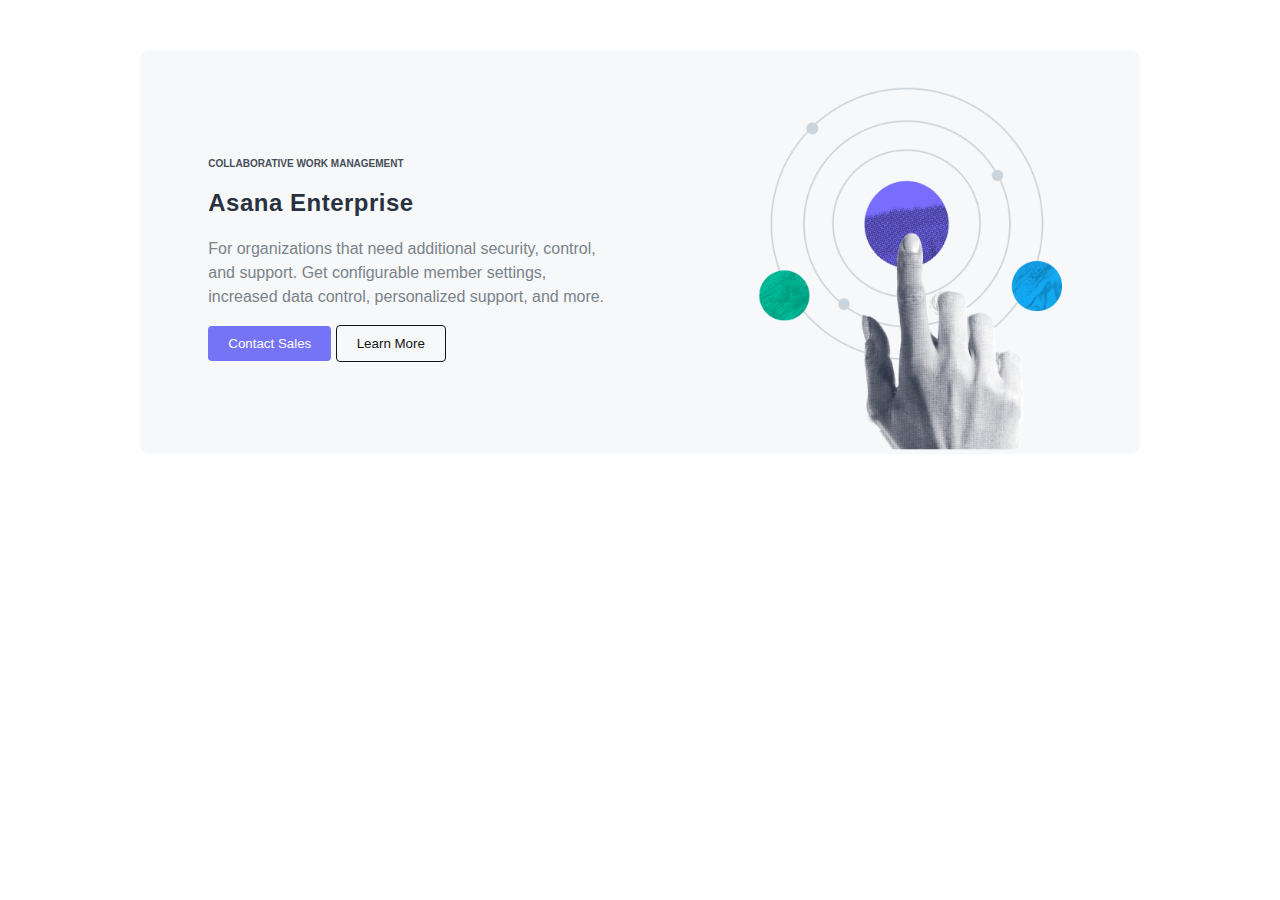
<file: Exam/01. Enterprise/index.html>
<!DOCTYPE html>
<html lang="en">
<head>
    <meta charset="UTF-8">
    <meta http-equiv="X-UA-Compatible" content="IE=edge">
    <meta name="viewport" content="width=device-width, initial-scale=1.0">
    <link rel="stylesheet" href="style.css">
    <title>Enterprise</title>
</head>
<body>
    <main>
        <section class="enterprise-content">
            <h5 class="enterprise-content-subtitle">COLLABORATIVE WORK MANAGEMENT</h5>
            <h2 class="enterprise-content-title">Asana Enterprise</h2>
            <p class="enterprise-content-text">For organizations that need additional security, control, and support. Get configurable member settings, increased data control, personalized support, and more.
            </p>
            <article class="enterprise-content-cta">
                <button class="enterprise-content-cta-active">Contact Sales</button>
                <button class="enterprise-content-cta-inactive">Learn More</button>
            </article>
        </section>
        <section class="enterprise-img">
            <img src="./images/img.png" alt="Enterprise image">
        </section>
    </main>
</body>
</html>
</file>
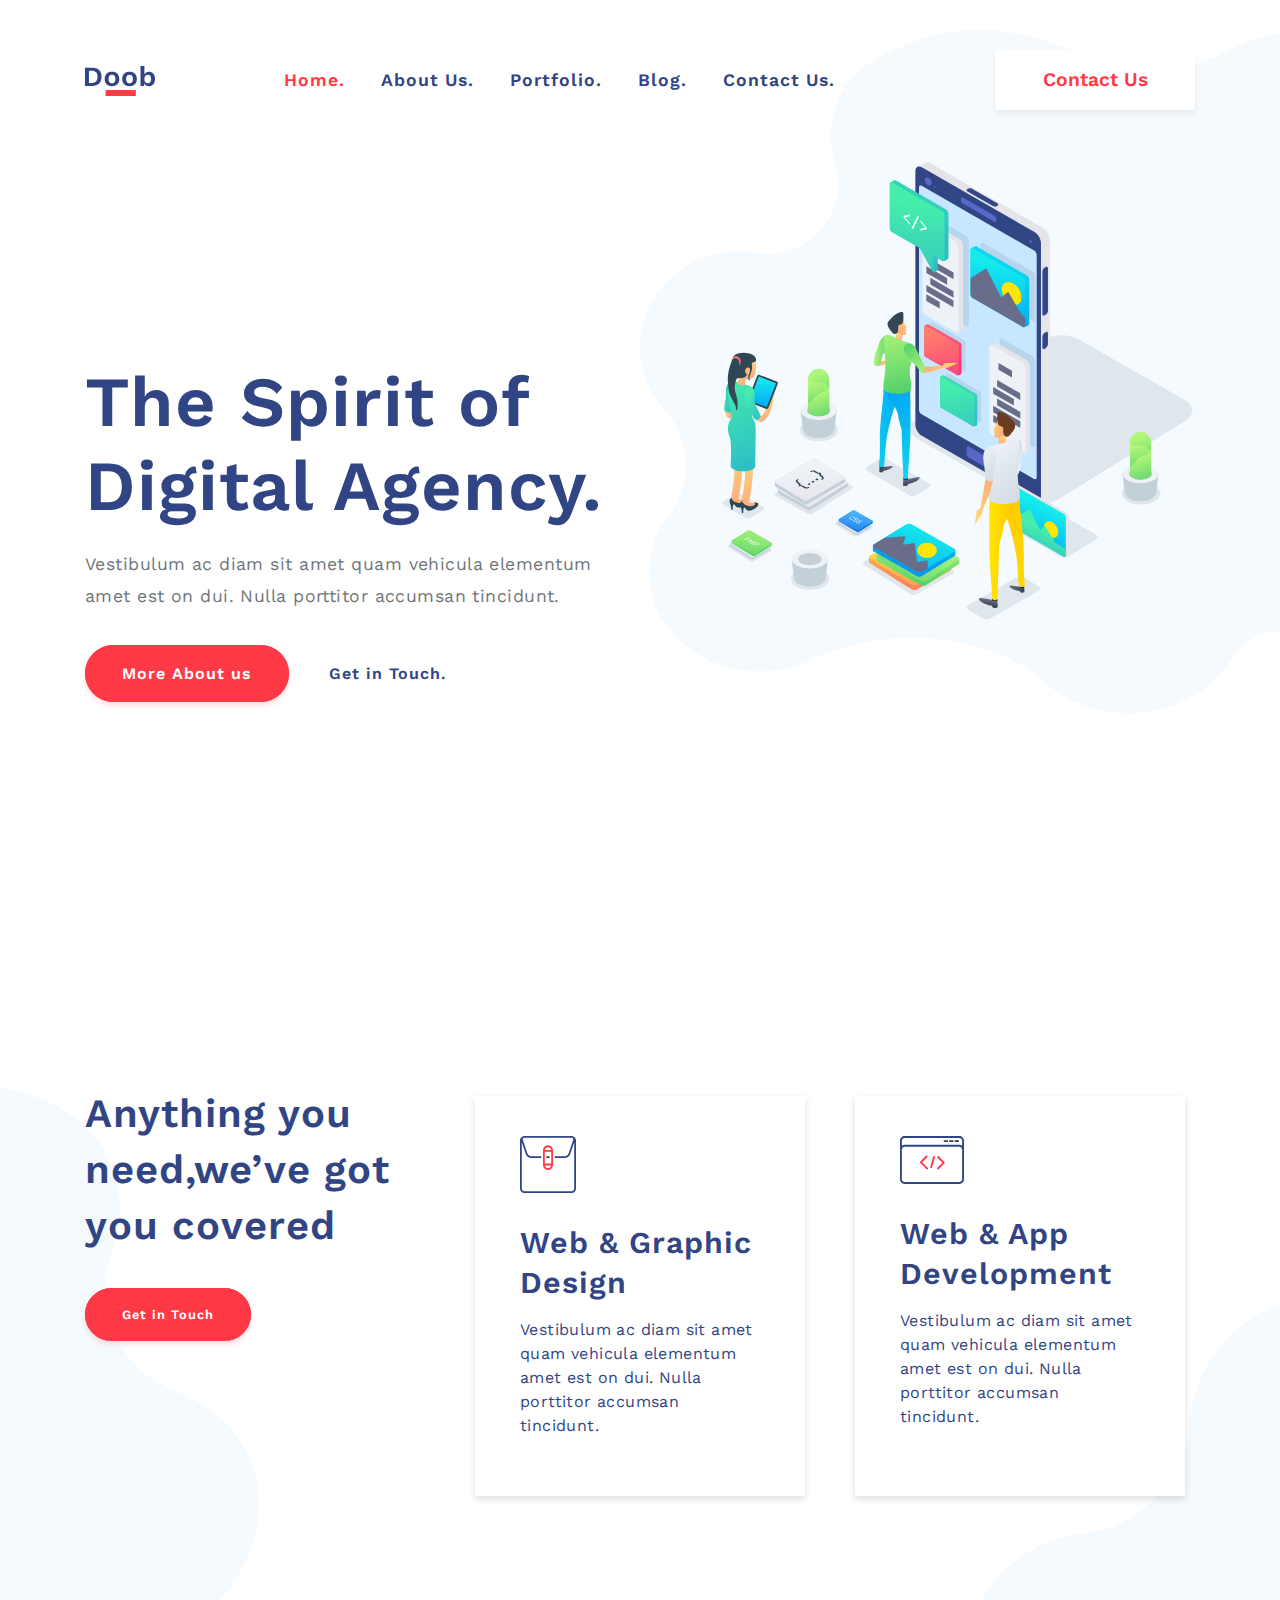
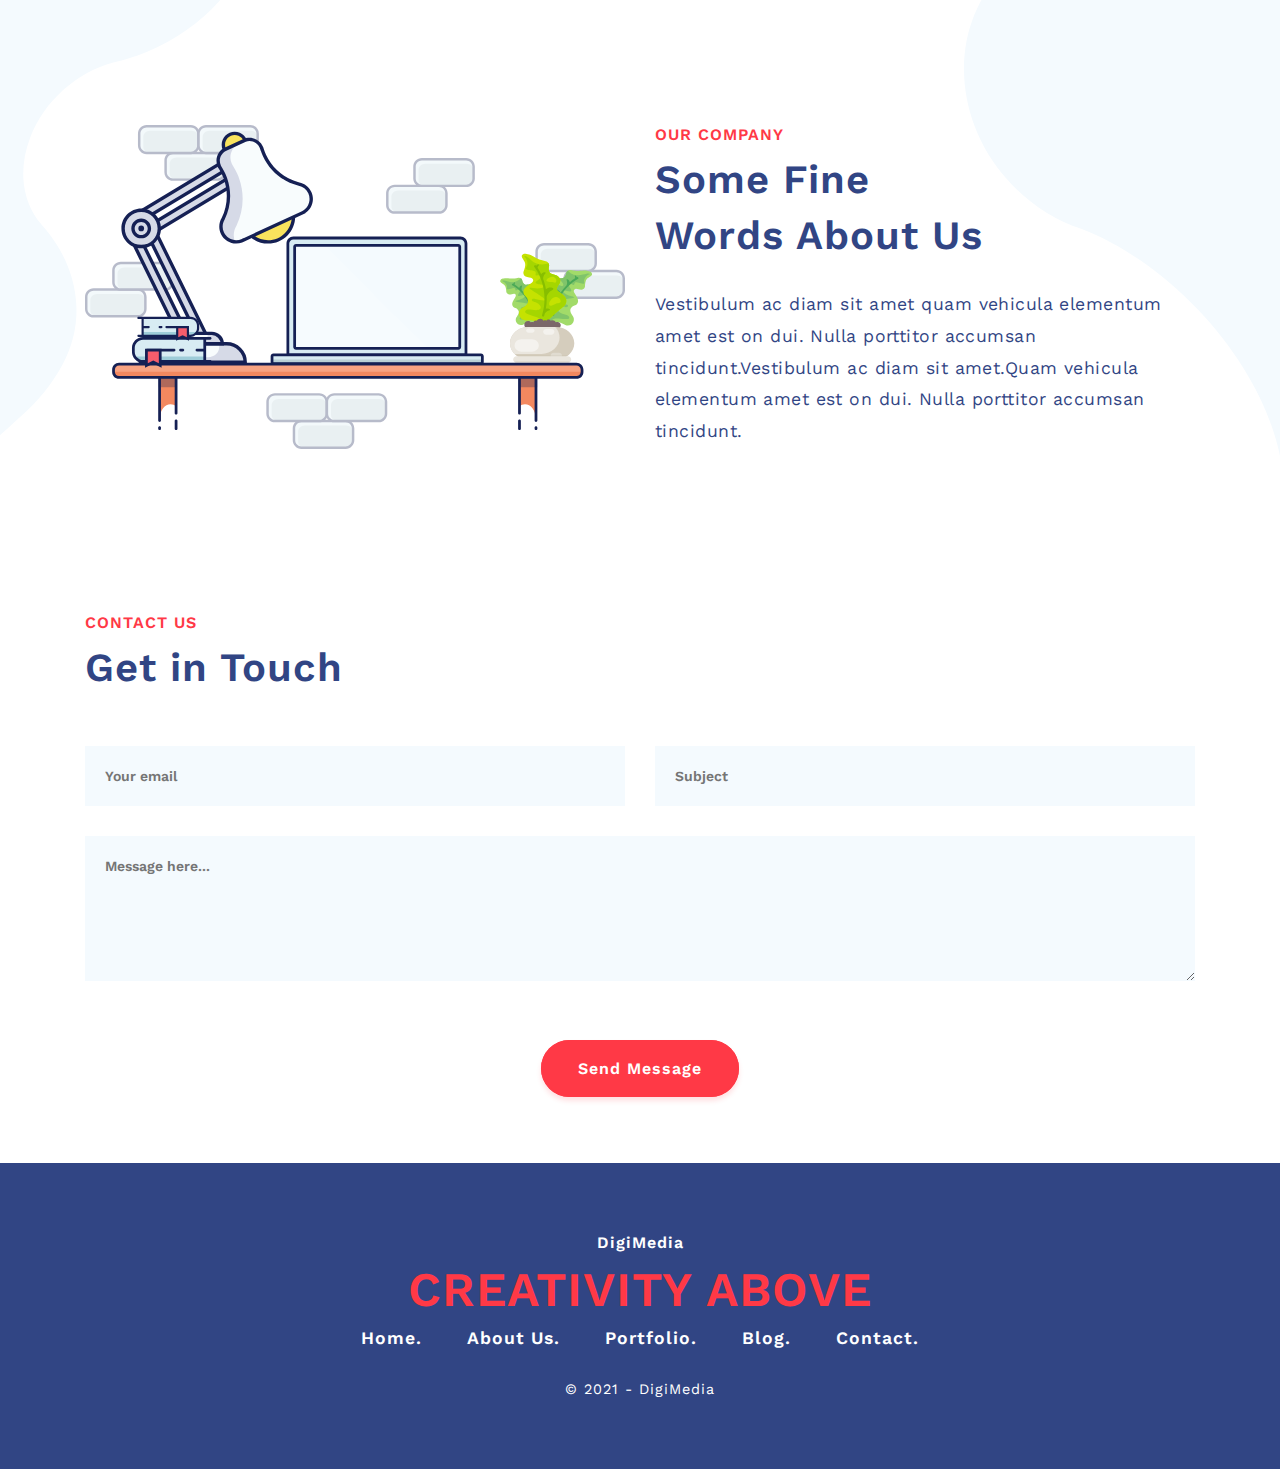
<file: Exam/02. DigiMedia/index.html>
<!DOCTYPE html>
<html lang="en">
  <head>
    <meta http-equiv="content-type" content="text/html; charset=utf-8" />
    <meta name="viewport" content="width=device-width, initial-scale=1.0" />
    <link rel="icon" type="image/png" href="images/favicon.png" />
    <link
      href="https://fonts.googleapis.com/css?family=Work+Sans:400,600&display=swap"
      rel="stylesheet"
    />
    <link rel="stylesheet" href="css/icofont.min.css" />
    <link href="css/bootstrap.min.css" rel="stylesheet" />
    <link href="css/main.css" rel="stylesheet" />
    <link href="css/responsive.css" rel="stylesheet" />
    <title>DigiMedia</title>
  </head>
  <body>
    <header id="home">
      <section class="container">
        <nav class="navbar navbar-expand-lg navbar-light">
          <a class="navbar-brand" href="#"><img src="images/logo.svg" /></a>
          <div class="collapse navbar-collapse" id="navbarSupportedContent">
            <ul class="navbar-nav mr-auto">
              <li class="nav-item active">
                <a class="nav-link" href="#home"
                  >Home.<span class="sr-only">(current)</span></a
                >
              </li>
              <li class="nav-item">
                <a class="nav-link" href="#about-us">About Us.</a>
              </li>
              <li class="nav-item">
                <a class="nav-link" href="#portfolio">Portfolio.</a>
              </li>
              <li class="nav-item">
                <a class="nav-link" href="#blog">Blog.</a>
              </li>
              <li class="nav-item">
                <a class="nav-link" href="#contact-us">Contact Us.</a>
              </li>
            </ul>
            <form
              href="#contact-us"
              class="contact-btn form-inline my-2 my-lg-0"
            >
              <button>Contact Us</button>
            </form>
          </div>
        </nav>
      </section>
      <section class="container-fluid hero">
        <img src="images/hero.svg" />
        <article class="container">
          <h1>The Spirit of<br />Digital Agency.</h1>
          <p>
            Vestibulum ac diam sit amet quam vehicula elementum<br />
            amet est on dui. Nulla porttitor accumsan tincidunt.
          </p>
          <article class="hero-btns">
            <a href="#about-us">More About us</a>
            <a href="#contact-us">Get in Touch.</a>
          </article>
        </article>
      </section>
    </header>
    <section id="about-us" class="services">
      <div class="container-fluid">
        <div class="side-img">
          <img src="images/aside.svg" />
        </div>
        <div class="side2-img">
          <img src="images/aside2.svg" />
        </div>
        <div class="container">
          <div class="row">
            <div class="col-12 col-sm-12 col-lg-4 service-txt">
              <h2>Anything you need,we’ve got you covered</h2>
              <div class="hero-btns service-btn">
                <a href="#contact-us">Get in Touch</a>
              </div>
            </div>
            <div class="col-12 col-sm-6 col-lg-4">
              <div class="service-box">
                <img src="images/service-icon1.svg" />
                <h3>Web & Graphic<br />Design</h3>
                <p>
                  Vestibulum ac diam sit amet quam vehicula elementum amet est
                  on dui. Nulla porttitor accumsan tincidunt.
                </p>
              </div>
            </div>
            <div class="col-12 col-sm-6 col-lg-4">
              <div class="service-box">
                <img src="images/service-icon2.svg" />
                <h3>Web & App <br />Development</h3>
                <p>
                  Vestibulum ac diam sit amet quam vehicula elementum amet est
                  on dui. Nulla porttitor accumsan tincidunt.
                </p>
              </div>
            </div>
          </div>
        </div>
      </div>
    </section>
    <section class="about">
      <div class="container">
        <div class="row">
          <div class="col-12 col-sm-12 col-lg-6">
            <img src="images/aboutimg.svg" />
          </div>
          <div class="col-12 col-sm-12 col-lg-6">
            <h5>OUR COMPANY</h5>
            <h2>Some Fine<br />Words About Us</h2>
            <p>
              Vestibulum ac diam sit amet quam vehicula elementum amet est on
              dui. Nulla porttitor accumsan tincidunt.Vestibulum ac diam sit
              amet.Quam vehicula elementum amet est on dui. Nulla porttitor
              accumsan tincidunt.
            </p>
          </div>
        </div>
      </div>
    </section>
    <section id="contact-us" class="contact">
      <div class="container">
        <div class="row">
          <div class="col-12">
            <h5>CONTACT US</h5>
            <h2>Get in Touch</h2>
          </div>
        </div>
        <div class="row">
          <div class="col-12 col-lg-6 email">
            <input placeholder="Your email" type="email" id="email" />
          </div>
          <div class="col-12 col-lg-6 email">
            <input placeholder="Subject" type="subject" id="subject" />
          </div>
        </div>
        <div class="row">
          <div class="col-12 message">
            <textarea
              id="message"
              name="message"
              rows="5"
              cols="1"
              placeholder="Message here..."
            ></textarea>
          </div>
          <div class="col-12">
            <div class="hero-btns contact-btn">
              <a href="#">Send Message</a>
            </div>
          </div>
        </div>
      </div>
    </section>
    <footer>
      <div class="container">
        <div class="row">
          <div class="col-12">
            <h5>DigiMedia</h5>
            <h3>CREATIVITY ABOVE</h3>
            <ul class="contact-nav">
              <li><a href="#home">Home.</a></li>
              <li><a href="#about-us">About Us.</a></li>
              <li><a href="#portfolio">Portfolio.</a></li>
              <li><a href="#blog">Blog.</a></li>
              <li><a href="#contact-us">Contact.</a></li>
            </ul>
            <h6>© 2021 - DigiMedia</h6>
          </div>
        </div>
      </div>
    </footer>
  </body>
</html>
</file>
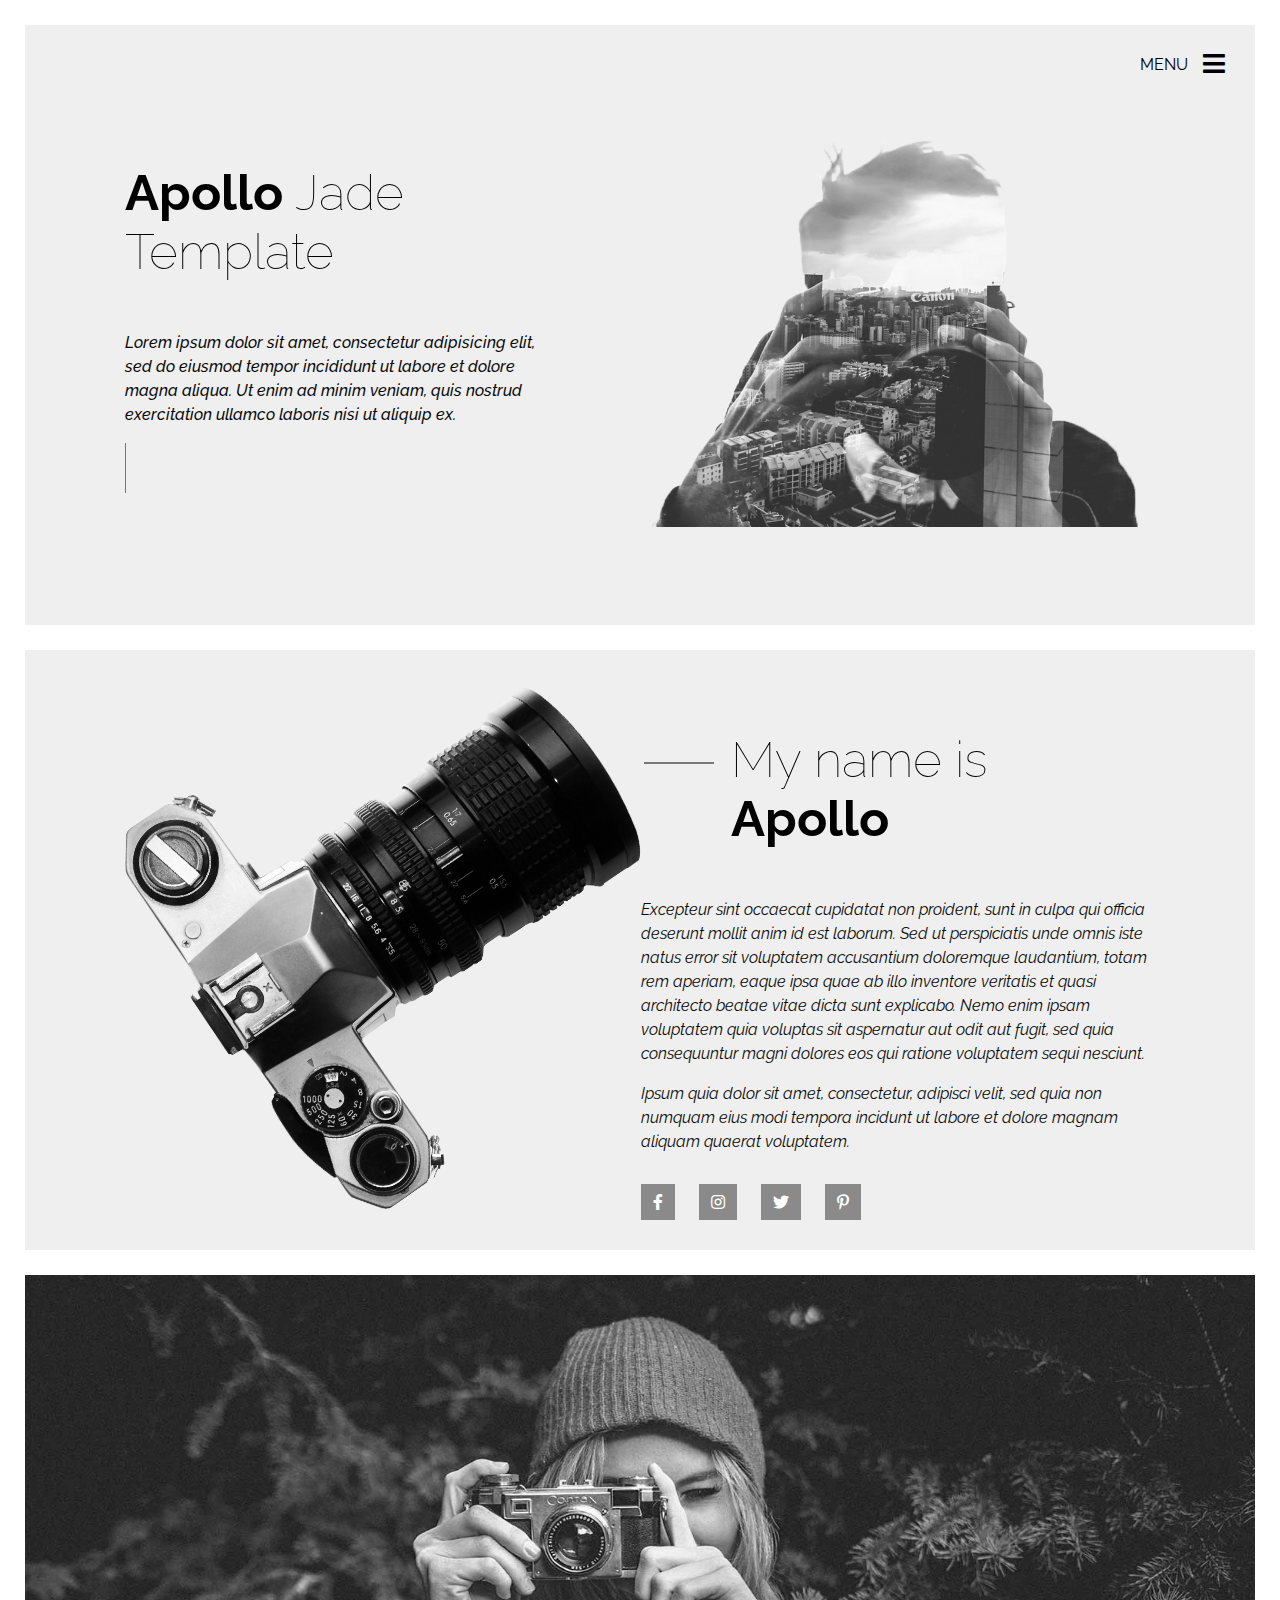
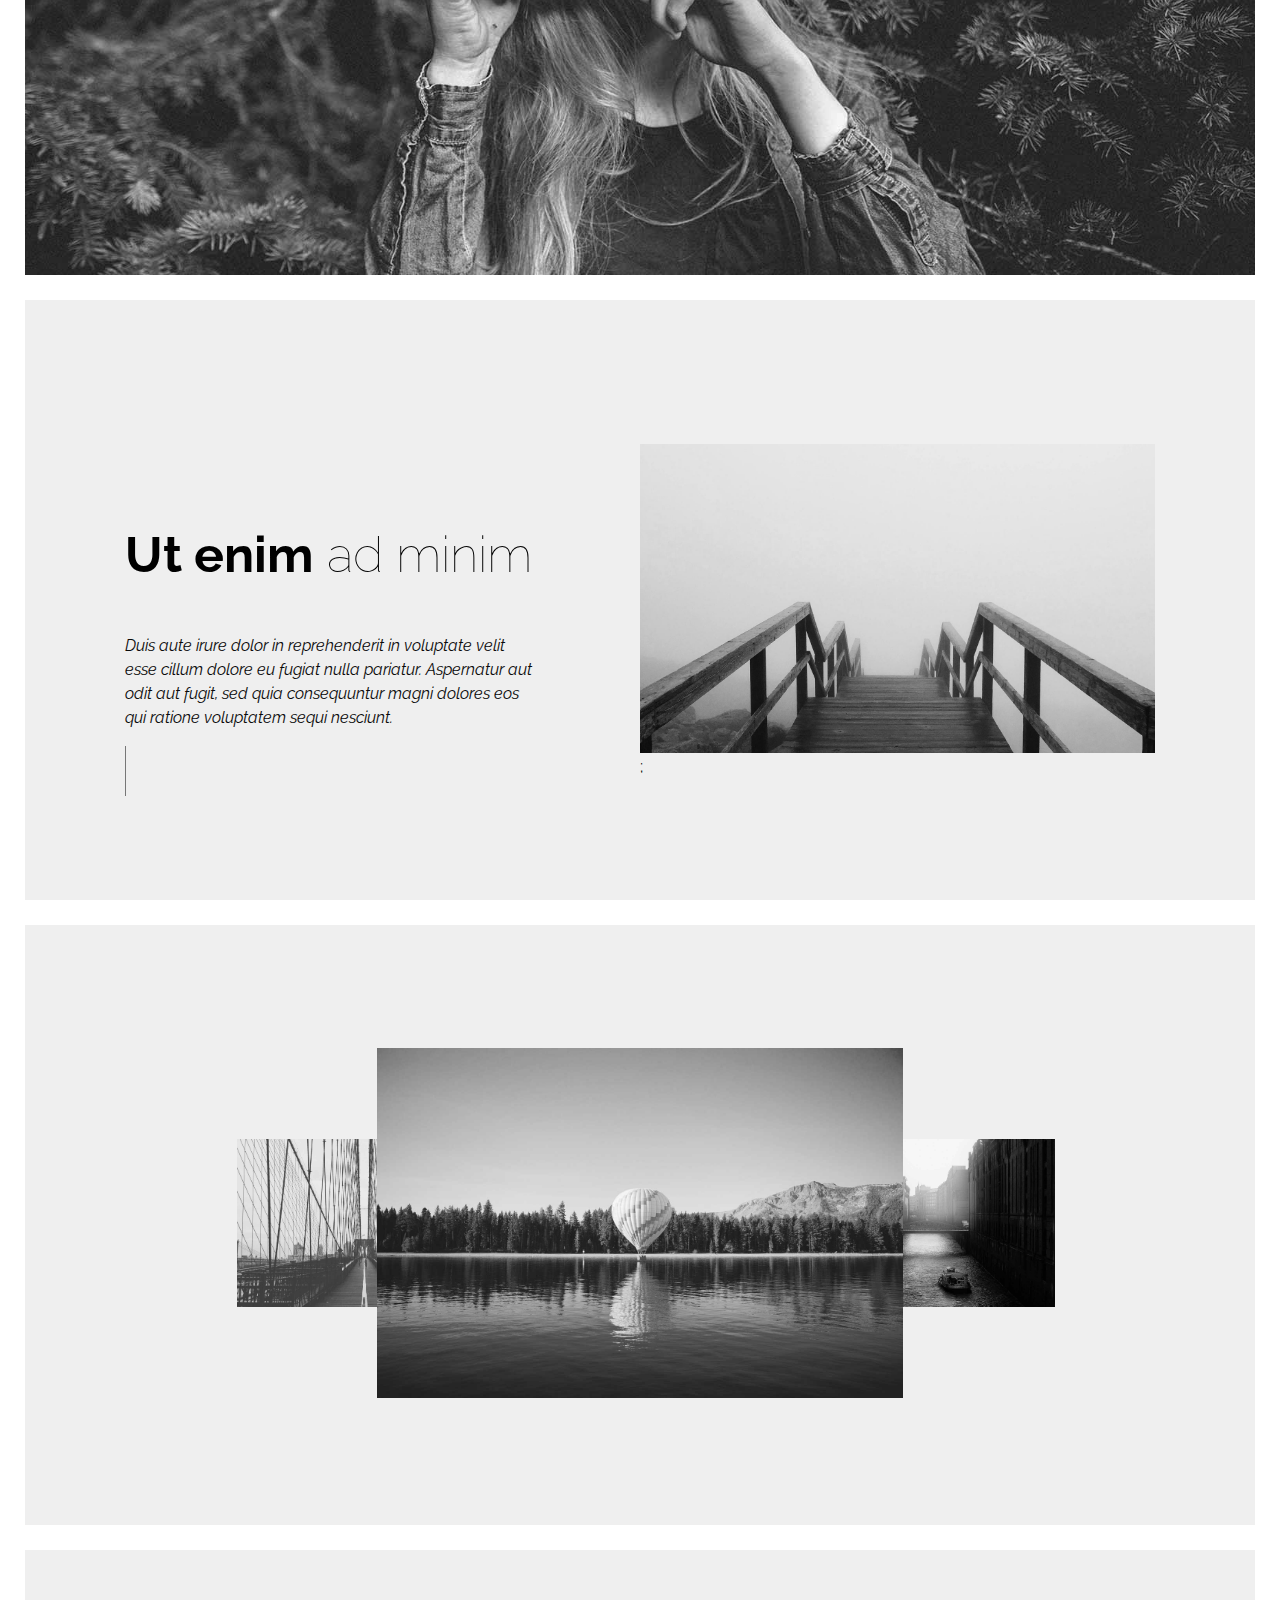
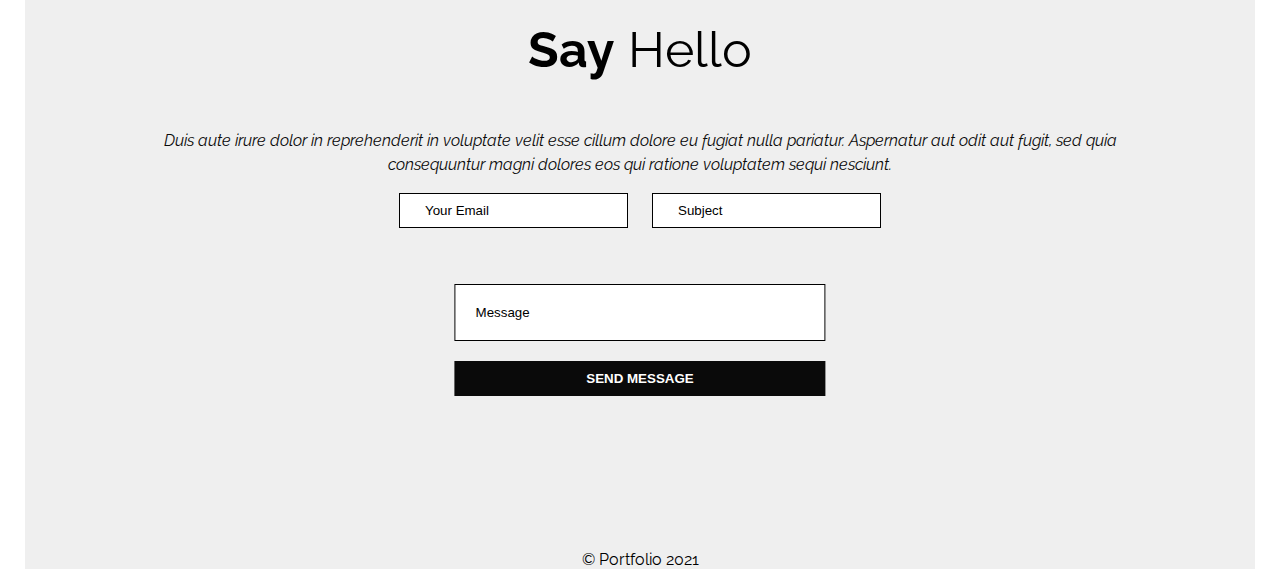
<file: Exam/03. Portfolio/index.html>
<!DOCTYPE html>
<html lang="en">
<head>
    <meta charset="UTF-8">
    <meta http-equiv="X-UA-Compatible" content="IE=edge">
    <meta name="viewport" content="width=device-width, initial-scale=1.0">
    <link rel="stylesheet" href="style.css">
    <title>Portfolio</title>
</head>
<body>
    <header class="portfolio">
        <nav class="portfolio-nav">
            <p class="portfolio-nav-menu">MENU</p>
            <p class="portfolio-nav-bar">
                <i class="fas fa-bars"></i>
            </p>
        </nav>
        <section class="portfolio-intro">
            <article class="portfolio-intro-text">
                <p class="portfolio-intro-text-title"> <span>Apollo</span> Jade Template</p>
                <p class="portfolio-intro-text-subtitle">Lorem ipsum dolor sit amet, consectetur adipisicing elit, sed do eiusmod tempor incididunt ut labore et dolore magna aliqua. Ut enim ad minim veniam, quis nostrud exercitation ullamco laboris nisi ut aliquip ex.
                </p>
            </article>
            <article class="portfolio-intro-img">
                <img src="./images/hero.png" alt="Photographer">
            </article>
        </section>
    </header>
    <main class="content">
        <section class="content-name">
            <article class="content-name-img">
                <img src="./images/camera.png" alt="Camera">
            </article>
            <article class="content-name-text">
                <p class="content-name-text-title"> My name is <span>Apollo</span></p>
                <p class="content-name-text-subtitle">Excepteur sint occaecat cupidatat non proident, sunt in culpa qui officia deserunt mollit anim id est laborum. Sed ut perspiciatis unde omnis iste natus error sit voluptatem accusantium doloremque laudantium, totam rem aperiam, eaque ipsa quae ab illo inventore veritatis et quasi architecto beatae vitae dicta sunt explicabo. Nemo enim ipsam voluptatem quia voluptas sit aspernatur aut odit aut fugit, sed quia consequuntur magni dolores eos qui ratione voluptatem sequi nesciunt.
                </p>
                <p class="content-name-text-subtitle">Ipsum quia dolor sit amet, consectetur, adipisci velit, sed quia non numquam eius modi tempora incidunt ut labore et dolore magnam aliquam quaerat voluptatem.</p>
                <article class="content-name-text-social">
                    <i class="fab fa-facebook-f"></i>
                    <i class="fab fa-instagram"></i>
                    <i class="fab fa-twitter"></i>
                    <i class="fab fa-pinterest-p"></i>
                </article>
            </article>
        </section>
        <section class="content-img">
            <img src="./images/thumb-1.jpeg" alt="Girl image">
        </section>
        <section class="content-opportuneties">
            <article class="content-opportuneties-text">
                <p class="content-opportuneties-text-title"> <span>Ut enim</span> ad minim</p>
                <p class="content-opportuneties-text-subtitle">Duis aute irure dolor in reprehenderit in voluptate velit esse cillum dolore eu fugiat nulla pariatur. Aspernatur aut odit aut fugit, sed quia consequuntur magni dolores eos qui ratione voluptatem sequi nesciunt.
                </p>
            </article>
            <article class="content-opportuneties-img">
                <img src="./images/featured.jpeg" alt="Featured">;
            </article>
        </section>
        <section class="content-pictures">
            <article class="first-image">
                <img src="./images/thumb-3.jpeg" alt="First Picture">
            </article>
            <article class="second-image">
                <img src="./images/thumb-4.jpeg" alt="Second Picture">
            </article>
            <article class="third-image">
                <img src="./images/thumb-122.jpeg" alt="Third Picture">
            </article>
        </section>
        <section class="content-contacts">
            <p class="content-contacts-title"><span>Say</span> Hello</p>
            <p class="content-contacts-subtitle">Duis aute irure dolor in reprehenderit in voluptate velit esse cillum dolore eu fugiat nulla pariatur. Aspernatur aut odit aut fugit, sed quia consequuntur magni dolores eos qui ratione voluptatem sequi nesciunt.</p>
            <article class="content-contacts-form">
                <section class="content-contacts-form-details">
                    <input type="text" class="email" placeholder="Your Email">
                    <input type="text" class="subject" placeholder="Subject">
                </section>
                <section class="content-contacts-form-cta">
                    <input type="text" class="message" placeholder="Message">
                    <button>SEND MESSAGE</button>
                </section>
                
            </article>
        </section>
    </main>
    <footer class="footer">© Portfolio 2021</footer>
</body>
</html>
</file>
<file: Exam/01. Enterprise/style.css>
body{
    margin: 0;
    font-family: Helvetica, sans-serif;
}
*,
*::before,
*::after{
box-sizing: border-box;
}

main{
    max-width: 1000px;
    margin: 50px auto;
    display: flex;
    background: #F6F8F9;
    border-radius:10px;
    justify-content: space-around;
    align-items: center;
}
.enterprise-content{
    padding: 40px 30px; 
    flex-basis: 46%;
}
.enterprise-content-subtitle{
    color:#474F5A;
    font-size: 10px;
}
.enterprise-content-title{
    color: #29323F;
    letter-spacing: 0.5px;
}
.enterprise-content-text{
    color: #7A838B;
    line-height: 1.5;
}
.enterprise-content-cta-active{
    background: #7573F6;
    color: white;
    border-radius: 4px;
    padding: 10px 20px;
    border: none;
}
.enterprise-content-cta-inactive{
    border: 1px solid #131416;
    border-radius: 4px;
    color: #131416;
    padding: 10px 20px;
    background: #F6F8F9;
}
.enterprise-img img{
    height: 400px;
}
</file>
<file: Exam/02. DigiMedia/css/main.css>
* {
  margin: 0;
  padding: 0;
}

html {
  box-sizing: border-box;
}

*,
*:before,
*:after {
  box-sizing: inherit;
}

a {
  font-weight: 600;
  color: #314584;
  text-decoration: none;
  letter-spacing: 1px;
  position: relative;
}

a:focus,
a:hover {
  color: rgba(44, 44, 44, 0.8);
  text-decoration: none;
}

img {
  max-width: 100%;
  height: auto;
}

h1,
h2,
h3,
h5,
h6 {
  color: #314584;
  font-weight: 600;
  letter-spacing: 1px;
}

body {
  color: #314584;
  font-family: "Work Sans", sans-serif;
  font-size: 14px;
  font-weight: 400;
  overflow-x: hidden;
  transition: opacity 1s;
  min-width: 330px;
}

h1 {
  font-size: 4.4rem;
  margin-bottom: 20px;
}

h2 {
  font-size: 2.5rem;
  line-height: 3.5rem;
  margin-bottom: 50px;
}

.about h2 {
  margin-bottom: 25px;
}

h3 {
  font-size: 1.9rem;
  line-height: 2.5rem;
  margin-bottom: 15px;
}

h5 {
  font-size: 1rem;
  color: #ff3946;
}

h6 {
  font-size: 1rem;
  margin-bottom: 10px;
}

.about p {
  color: #314584;
}

p {
  font-size: 1.1rem;
  line-height: 1.8;
  color: #6e757a;
  margin-bottom: 15px;
  letter-spacing: 0.025em;
}

.contact-btn button {
  width: 200px;
  height: 60px;
  border: 0px;
  box-shadow: 0px 4px 6px 0px rgba(30, 32, 33, 0.07);
  background: #fff;
  border-radius: 3px;
  font-size: 1.2rem;
  font-family: "Work Sans", sans-serif;
  font-weight: 600;
  color: #ff3946;
}

.hero-btns a:first-child {
  background: #ff3946;
  border: 2px solid #ff3946;
  color: #fff;
  padding: 17px 35px;
  font-size: 1rem;
  border-radius: 30px;
  box-shadow: 0px 4px 5px 0px rgba(255, 57, 70, 0.15);
}

.hero-btns a:first-child:hover {
  background: #fff;
  border: 2px solid #ff3946;
  color: #314584;
  padding: 17px 35px;
  font-size: 1rem;
  border-radius: 30px;
  transition: all 0.3s ease;
}

.hero-btns a:last-child {
  color: #314584;
  padding: 17px 35px;
  font-size: 1rem;
}

.hero-btns a:last-child:hover {
  color: #ff3946;
  transition: all 0.3s ease;
}

.navbar-light .navbar-toggler {
  color: #314584;
  border: none;
}

.navbar-toggler {
  padding: 0.5rem 1.2rem 0.25rem 0rem;
  font-size: 1.25rem;
  line-height: 1;
  background: transparent;
  border: 1px solid transparent;
  border-radius: 0.25rem;
}

.interactive-menu-button {
  position: relative;
}

.interactive-menu-button a {
  width: 20px;
  height: 20px;
  display: block;
  position: relative;
}

.interactive-menu-button a span {
  height: 4px;
  position: absolute;
  background: #314584;
  text-indent: -999em;
  width: 100%;
  top: 6px;
  transition: all 0.5s cubic-bezier(0, 0.275, 0.125, 1);
}

.interactive-menu-button a span:before,
.interactive-menu-button a span:after {
  content: "";
  height: 4px;
  background: #314584;
  width: 100%;
  position: absolute;
  top: -6px;
  left: 0;
  transition: all 0.5s cubic-bezier(0, 0.275, 0.125, 1);
}

.interactive-menu-button a span:after {
  top: 6px;
}

.service-btn a {
  color: #fff !important;
  font-size: 0.8rem !important;
}

.service-btn a:hover {
  color: #ff3946 !important;
}

.contact-btn {
  text-align: center;
  margin-top: 70px;
}

.contact-btn a {
  color: #fff !important;
}

.contact-btn a:hover {
  color: #314584 !important;
}

.navbar-light .navbar-nav .nav-link {
  color: #314584;
  font-size: 1.1rem;
}

.hero-btns {
  margin-bottom: 350px;
}

.navbar-light .navbar-nav .active > .nav-link {
  color: #ff3946;
}

.navbar {
  padding: 50px 0 0 0;
}

.navbar-light .navbar-brand {
  margin-right: 10%;
}

.nav-item {
  padding: 0 10px;
}

.navbar-light .navbar-nav .nav-link:focus,
.navbar-light .navbar-nav .nav-link:hover {
  color: #ff3946;
}

.hero img {
  position: absolute;
  top: 0;
  right: 0;
  z-index: -9;
  margin-top: 30px;
  width: 50%;
}

.hero h1 {
  margin-top: 250px;
}

.hero p {
  margin-bottom: 50px;
}

.services {
  padding: 50px 0px;
}

.services p {
  font-size: 1rem;
  color: #314584;
  line-height: 1.5rem;
}

.side-img img {
  position: absolute;
  left: -20px;
}

.side2-img img {
  position: absolute;
  right: -20px;
  top: 1300px;
}

.service-box {
  background: #fff;
  padding: 40px 45px;
  margin: 10px;
  box-shadow: 0px 3px 7px 0px rgba(28, 31, 33, 0.15);
  min-height: 400px;
}

.service-box img {
  margin-bottom: 30px;
}

.about {
  margin-bottom: 150px;
}

.contact {
  max-height: 550px;
}

.email input {
  width: 100%;
  height: 60px;
  background: #f4fafe;
  border: none;
  padding: 0px 20px;
  color: #314584;
  font-weight: 600;
  margin-bottom: 15px;
}

textarea {
  background: #f4fafe;
  border: none;
  width: 100%;
  padding: 20px;
  margin-top: 15px;
  color: #314584;
  font-weight: 600;
}

footer {
  background: #314584;
  width: 100%;
  text-align: center;
  padding: 70px 0px 0px 0px;
}

footer h5 {
  color: #fff;
  padding-bottom: 10px;
}

footer h3 {
  color: #ff3946;
  font-size: 3rem;
}

.contact-nav li {
  display: inline;
  color: #fff;
}

.contact-nav a {
  color: #fff;
  font-size: 1.1rem;
  padding: 20px 20px;
}

.contact-nav a:hover {
  color: #ff3946;
}

footer h6 {
  color: #fff;
  font-size: 0.9rem;
  font-weight: 400;
  margin-top: 30px;
  padding-bottom: 60px;
}
</file>
<file: Exam/02. DigiMedia/css/responsive.css>
@media all and (max-width: 600px){
    .navbar{
        justify-content: center;
    }
    .navbar-light .navbar-brand{
        margin-right: 0;
    }
    .hero img{
        display: none;
    }
    .hero h1{
        margin-top: 40px;
        text-align: center;
    }
    .hero p{
        text-align: center;
    }
    .hero-btns a:first-child{
        display: block;
        margin: 0 70px;
        text-align: center;
    }
    .hero-btns a:last-child{ 
    display: block;
    text-align: center;
    }
    .services{
        padding: 0;
    }
     h2{
        text-align: center;
    }
    .hero-btns {
        margin-bottom: 80px;
    }
    .hero-btns .service-btn a{
        font-size: 1rem;
    }
    .col-12{
        padding-right: 25px;
        padding-left: 25px;
    }
    .service-box p{
        margin-bottom: 100px;
    }
    .about {
        margin-top: 80px;
        margin-bottom: 70px;
        text-align: center;
    }
    .about .container .row div:nth-child(1){
        padding-left:0px;
        padding-right:0px;
        margin-bottom:35px;
    }
    .row div:nth-child(1) img{
        margin-bottom:70px;
    }
    .contact{
        text-align: center;
    }
    .contact-btn{
        display: none;
    }
    .contact-nav{
        display: flex;
        flex-direction: column;
    }
    footer{
        padding: 70px 20px 0 20px;
    }
    .col-12 h6{
        padding-bottom: 0;
    }

}
</file>
<file: Exam/03. Portfolio/style.css>
@import url('https://use.fontawesome.com/releases/v5.15.4/css/all.css');
@import url('https://fonts.googleapis.com/css2?family=Raleway:ital,wght@0,100;0,300;0,400;0,700;1,300;1,500&display=swap');

body{
    margin: 0;
    font-family: 'Raleway', sans-serif;
}
*,
*::before,
*::after{
box-sizing: border-box;
}
.portfolio{
    background: #EFEFEF;
    margin: 25px;
    height: 600px;
}
.portfolio-nav{
    display: flex;
    justify-content: flex-end;
    align-items: center;
    padding: 10px 30px 0;
}
.portfolio-nav-menu{
    padding-right: 15px;
}
.fas{
    font-size: 25px;
}
.portfolio-intro{
    display: flex;
    justify-content: space-between;
    padding: 20px 100px 0;
}
.portfolio-intro-text{
    flex-basis:40%;
}
.portfolio-intro-text-title{
 font-size: 50px;
 font-weight: lighter;
}
.portfolio-intro-text-title span{
 font-weight: bold;
}
.portfolio-intro-text-subtitle{
    font-style: italic;
    font-weight: 500;
    line-height: 1.5;
    color: #0A0A0A;
   }
.portfolio-intro-img{
flex-basis: 50%;
}
.portfolio-intro-img img{
    width: 100%;
}
.portfolio-intro-text::after{
    content:'';
    background: #777777;
    width: 0.5px;
    height: 50px;
    position: absolute;
}
.content{
    margin: 25px;
    margin-bottom: 0;
}
.content-name{
    background: #EFEFEF;
    height: 600px;
    display: flex;
    flex-direction: row;
    align-items: center;
    padding: 20px 100px;
    justify-content: space-around;
}
.content-name-text{
    flex-basis: 50%;
}
.content-name-text-title{
    font-size: 50px;
    font-weight: lighter;
    padding-left: 90px;
    position: relative;
}
.content-name-text-title span{
    font-weight: bold;
}
.content-name-text-subtitle{
    font-style: italic;
    font-weight: 400;
    line-height: 1.5;
    color: #0A0A0A;
}
.content-name-text-title::before{
    content: '';
    background: #777777;
    width: 70px;
    height: 2px;
    position: absolute;
    top: 32px;
    left: 3px;
}
.content-name-text-social{
    margin-top: 30px;
}
.fab{
    background: #8A8A8A;
    color: white;
    padding: 10px 12px;
    margin-right: 20px;
}
.content-img{
    height: 600px;
    margin-top: 25px;
}
.content-img img{
    width:100%;
    max-height: 600px;
}
.content-opportuneties{
    background: #EFEFEF;
    margin-top: 25px;
    height: 600px;
    display: flex;
    justify-content: space-between;
    align-items: center;
    padding: 20px 100px 0;
}
.content-opportuneties-text{
    flex-basis:40%;
}
.content-opportuneties-text-title{
 font-size: 50px;
 font-weight: lighter;
}
.content-opportuneties-text-title span{
 font-weight: bold;
}
.content-opportuneties-text-subtitle{
    font-style: italic;
    font-weight: 400;
    line-height: 1.5;
    color: #0A0A0A;
   }
.content-opportuneties-img{
flex-basis: 50%;
}
.content-opportuneties-img img{
    width: 100%;
}
.content-opportuneties-text::after{
    content:'';
    background: #777777;
    width: 0.5px;
    height: 50px;
    position: absolute;
}
.content-pictures{
    background: #EFEFEF;
    margin-top: 25px;
    height: 600px;
    display: flex;
    align-items: center;
    padding: 0 100px 0 100px;
}
.first-image{
    flex-shrink: 4;
    position: relative;
    top: 0;
    left: 112px;
}
.second-image{
    z-index: 1;
    flex-shrink: 3;
}
.third-image{
    flex-shrink: 4;
    position: relative;
    top: 0;
    right: 100px;
}
.content-pictures img{
    width: 100%;
}
.content-contacts{
    background: #EFEFEF;
    height: 600px;
    margin-top: 25px;
    text-align: center;
    padding: 20px 100px 0;
}
.content-contacts-title{
    font-size: 50px;
}
.content-contacts-title span{
    font-weight: bold;
}
.content-contacts-subtitle{
    font-style: italic;
    font-weight: 400;
    line-height: 1.5;
    color: #0A0A0A;
}
.content-contacts-form-details input{
padding: 9px 25px;
border: 1px solid black;
color: black;
}
.email{
    margin-right: 20px;
}
.content-contacts-form-details input::placeholder{
    color: black;
}
.content-contacts-form-cta{
    display: flex;
    flex-direction: column;
    width: 36%;
    position: relative;
    top: 50%;
    left: 14%;
    transform: translate(50%, 50%);
}
.content-contacts-form-cta input{
    border:1px solid black;
    padding: 20px;
}
.content-contacts-form-cta input::placeholder{
    color: black;

}

.content-contacts-form-cta button{
    background: #0A0A0A;
    color: white;
    font-weight: bold;
    border: none;
    margin-top: 20px;
    padding: 10px;
}
.footer{
    background: #EFEFEF;
    text-align: center;
    margin: 0 25px;
}
</file>
